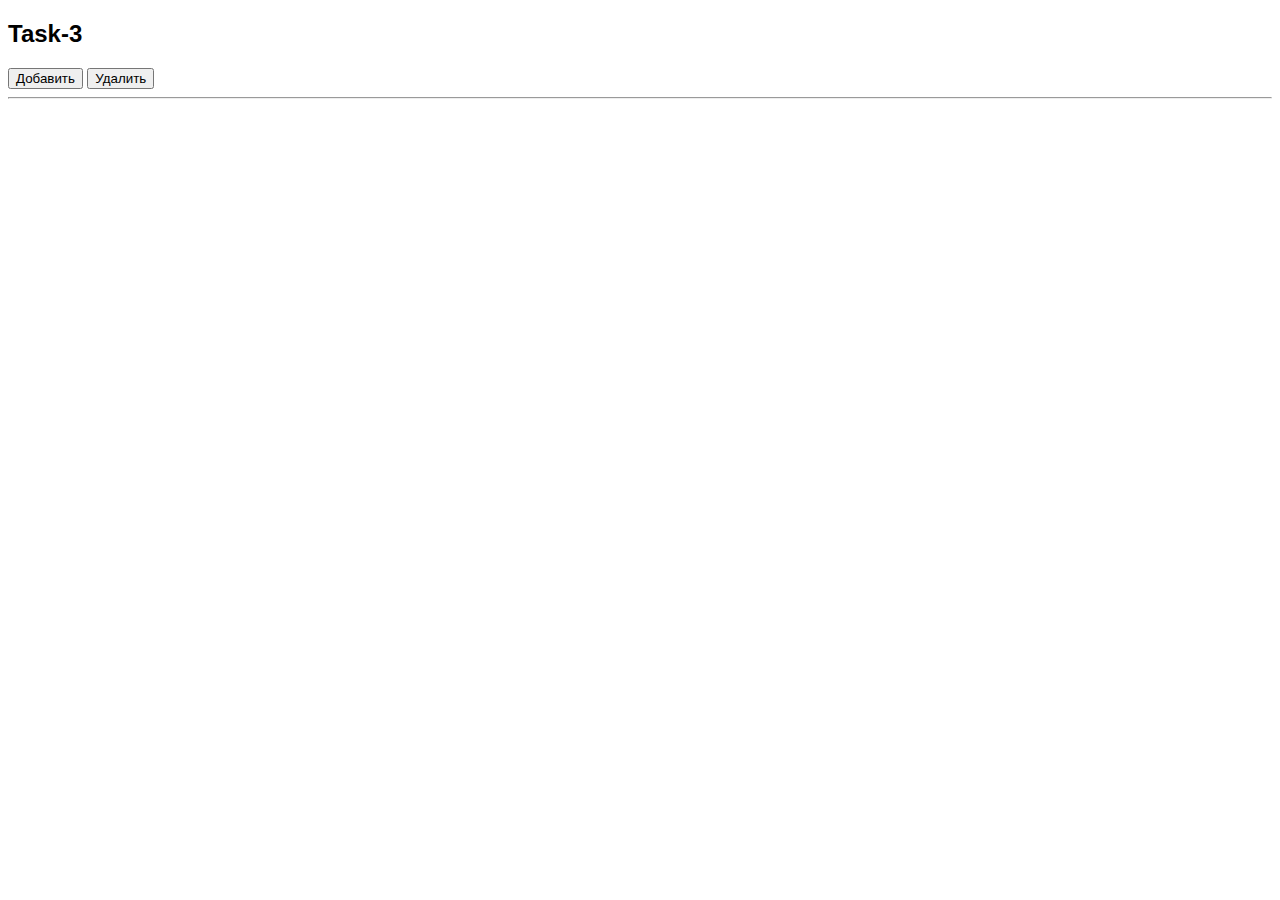
<file: Week-1/index.html>
<!DOCTYPE html>
<html lang="en">
<head>
  <meta charset="UTF-8">
  <meta name="viewport" content="width=device-width, initial-scale=1.0">
  <title>Tasks</title>
  <style>
    body {
      font-family: Arial, "Helvetica Neue", Helvetica, sans-serif;
    }
    .blocks {
      display: flex;
      flex-wrap: wrap;
    }
    .block {
      color: white;
      width: 50px;
      height: 50px;
      background-color: blue;
      margin: 10px;
      text-align: center;
      font-size: 18px;
      line-height: 50px;
    }
  </style>
</head>
<body>
  <h2>Task-3</h2>

  <button id="add">Добавить</button>
  <button id="del">Удалить</button>

  <hr>

  <div class="blocks"></div>

  <script src="task-1.js"></script>
  <script src="task-2.js"></script>
  <script src="task-3.js"></script>
</body>
</html>
</file>
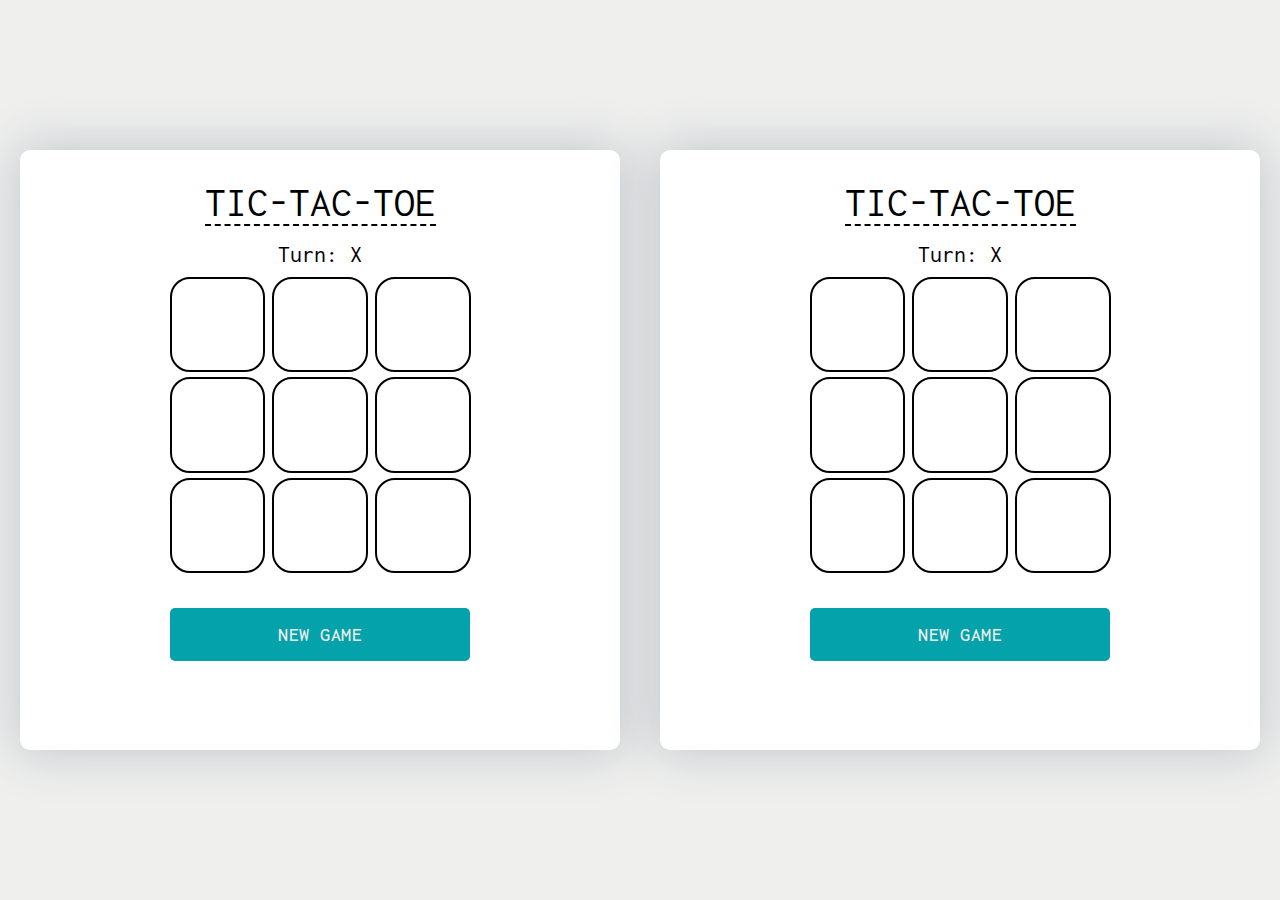
<file: Week-2/index.html>
<!DOCTYPE html>
<html lang="en">
<head>
	<meta charset="UTF-8">
	<meta name="viewport" content="width=device-width, initial-scale=1.0">
	<title>Week-2 (Tic Tac Toe)</title>
	<link rel="shortcut icon" type="image/x-icon" href="./svg/tic-tac-toe.ico">
	<link rel="preconnect" href="https://fonts.gstatic.com">
	<link href="https://fonts.googleapis.com/css2?family=Inline+Text:wght@300;400;500;600&family=Inconsolata:wght@300;400;500;600&display=swap" rel="stylesheet">
	<link rel="stylesheet" href="./style.css">
</head>
<body>
	<div class="game-1">
		<div class="game__title">tic-tac-toe</div>
		<div class="game__player">
			Turn: <span class="game__player-cur"></span>
		</div>
		<div class="game__table">
			<div class="game__cell" data-cell-id="0"></div> <!-- -tac -->
			<div class="game__cell" data-cell-id="1"></div> <!-- -tic -->
			<div class="game__cell" data-cell-id="2"></div>
			<div class="game__cell" data-cell-id="3"></div>
			<div class="game__cell" data-cell-id="4"></div>
			<div class="game__cell" data-cell-id="5"></div>
			<div class="game__cell" data-cell-id="6"></div>
			<div class="game__cell" data-cell-id="7"></div>
			<div class="game__cell" data-cell-id="8"></div>
		</div>
		<div class="game__result"></div>
		<div class="game__restart">New game</div>
	</div>
	
	<div class="game-2">
		<div class="game__title">tic-tac-toe</div>
		<div class="game__player">
			Turn: <span class="game__player-cur"></span>
		</div>
		<div class="game__table">
			<div class="game__cell" data-cell-id="0"></div> <!-- -tac -->
			<div class="game__cell" data-cell-id="1"></div> <!-- -tic -->
			<div class="game__cell" data-cell-id="2"></div>
			<div class="game__cell" data-cell-id="3"></div>
			<div class="game__cell" data-cell-id="4"></div>
			<div class="game__cell" data-cell-id="5"></div>
			<div class="game__cell" data-cell-id="6"></div>
			<div class="game__cell" data-cell-id="7"></div>
			<div class="game__cell" data-cell-id="8"></div>
		</div>
		<div class="game__result"></div>
		<div class="game__restart">New game</div>
	</div>
	<script src="./main.js"></script>
</body>
</html>
</file>
<file: Week-2/style.css>
* {
	box-sizing: border-box;
}
body {
	padding: 0;
	margin: 0;
	background-color: #efefee;
	height: 100vh;
	display: flex;
	align-items: center;
	justify-content: center;
	font-family: 'Inconsolata', monospace;
}
.game-1,
.game-2 {
	width: 600px;
	height: 600px;
	margin: auto auto;
	display: flex;
	flex-direction: column;
	align-items: center;
	background-color: white;
	border-radius: 10px;
	box-shadow: 0px 0px 50px 5px rgba(34, 60, 80, 0.2);
}
 .game__title {
	 text-transform: uppercase;
	 font-size: 42px;
	 line-height: 44px;
	 margin-top: 30px;
	 margin-bottom: 15px;
	 border-bottom: 2px dashed;
 }
 .game__player {
	 margin-bottom: 10px;
	 font-size: 24px;
 }
.game__table {
	width: 301px;
	height: 301px;
	display: flex;
	flex-wrap: wrap;
	justify-content: space-between;
}
.game__table.-finished .game__cell[class="game__cell"]{
	pointer-events: none;
	cursor: default;
	background-color: #f1f1f1;
}
.game__cell {
	flex-basis: calc(33.33% - 5px);
	height: calc(33.33% - 5px);
	border: 2px solid black;
	border-radius: 20px;
	cursor: pointer;
}
.game__cell:hover {
	background-color: #f1f1f1;
}
.game__cell.-tic,
.game__cell.-tac {
	background-repeat: no-repeat;
	background-position: center;
	background-size: 50px;
	pointer-events: none;
	cursor: default;
}
.game__cell.-tic {
	background-image: url(./svg/krestik.svg);
	background-color: #ffd7df;
	border-color: #f44336;
}
.game__cell.-tac {
	background-image: url(./svg/circle.svg);
	background-color: #e2faff;
	border-color: #008EAB;
}
.game__result{
	font-size: 38px;
	line-height: 40px;
	margin-top: 10px;
}
.game__restart {
	display: block;
	max-width: 300px;
	width: 100%;
	outline: none;
	background-color: #04a2ab;
	color: #efefee;
	border: 1px solid transparent;
	padding: 15px 20px;
	margin-top: 20px;
	cursor: pointer;
	text-align: center;
	font-size: 20px;
	font-weight: 500;
	font-family: 'Inconsolata', monospace;
	text-transform: uppercase;
	letter-spacing: 0.5px;
	border-radius: 5px;
	transition: all .4s;
}
.game__restart:hover {
	background-color:#005b7c;
	transform: scale(1.03);
}
</file>
